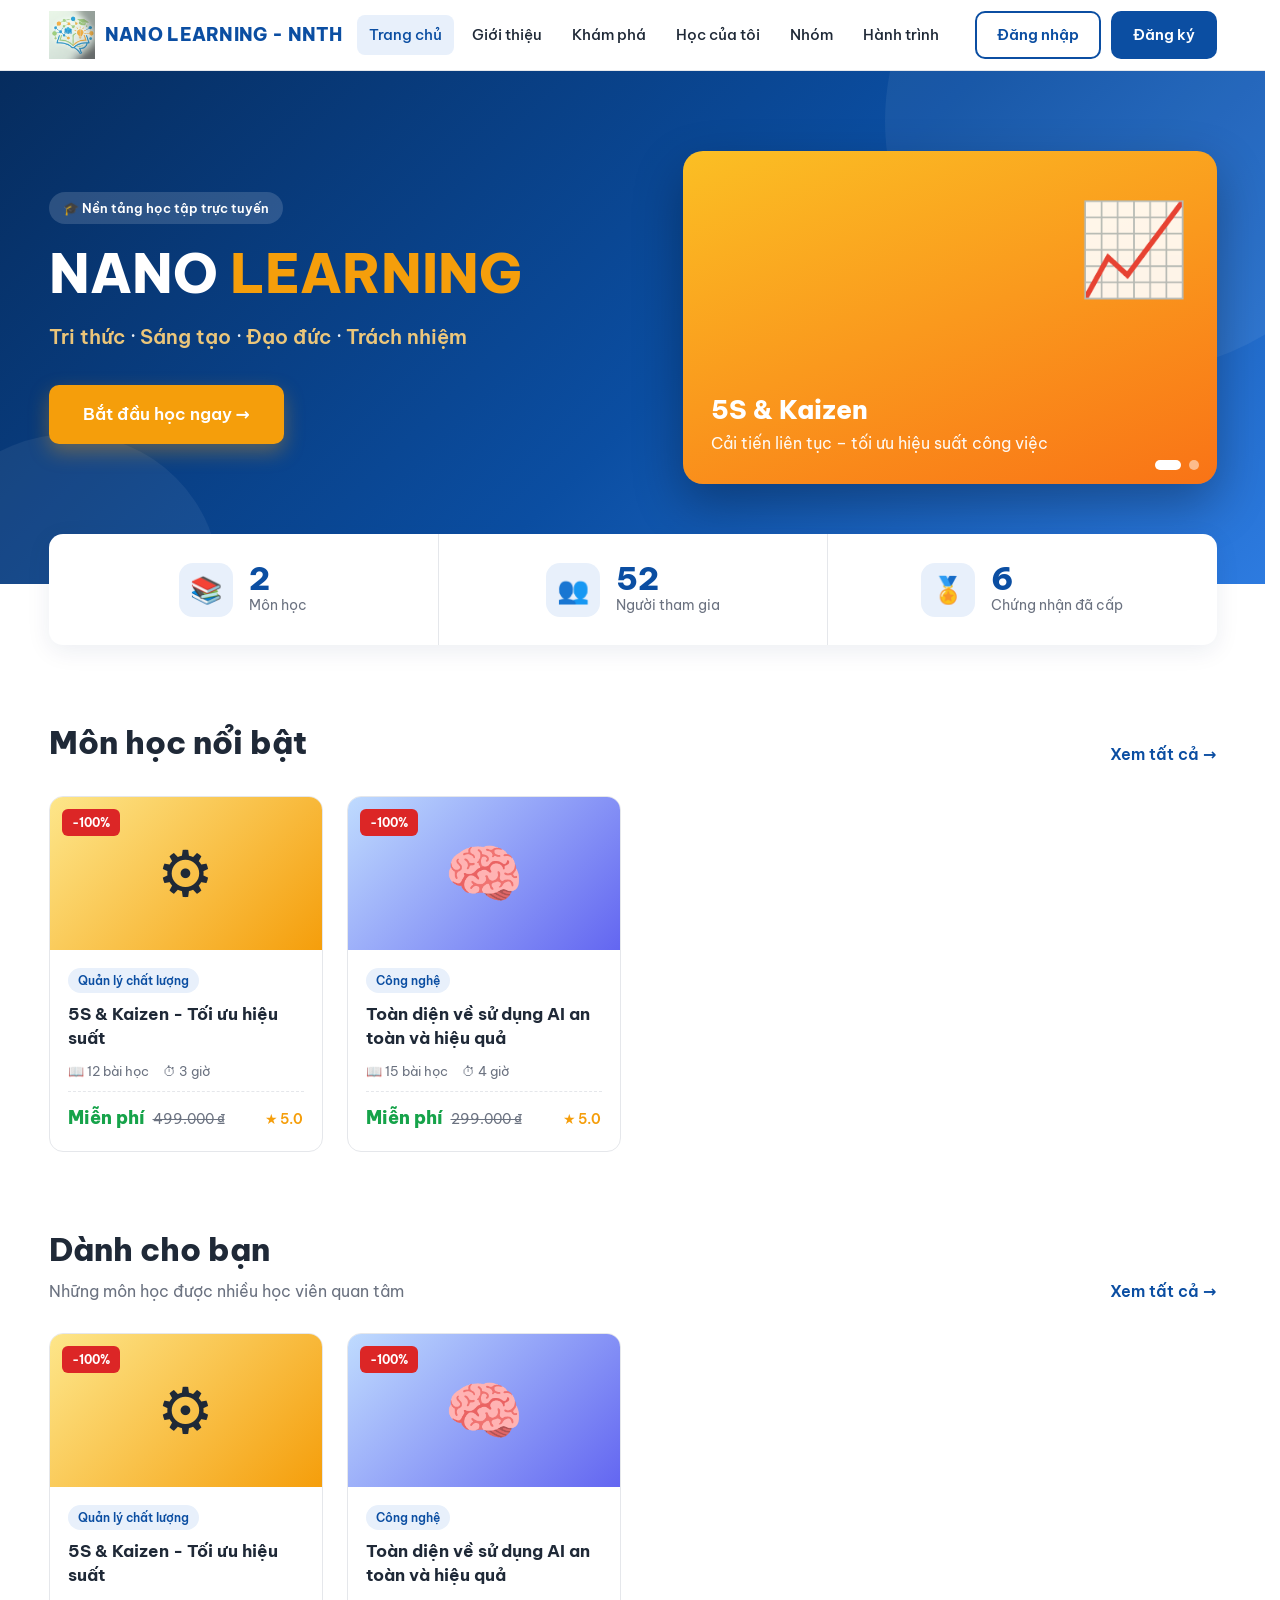
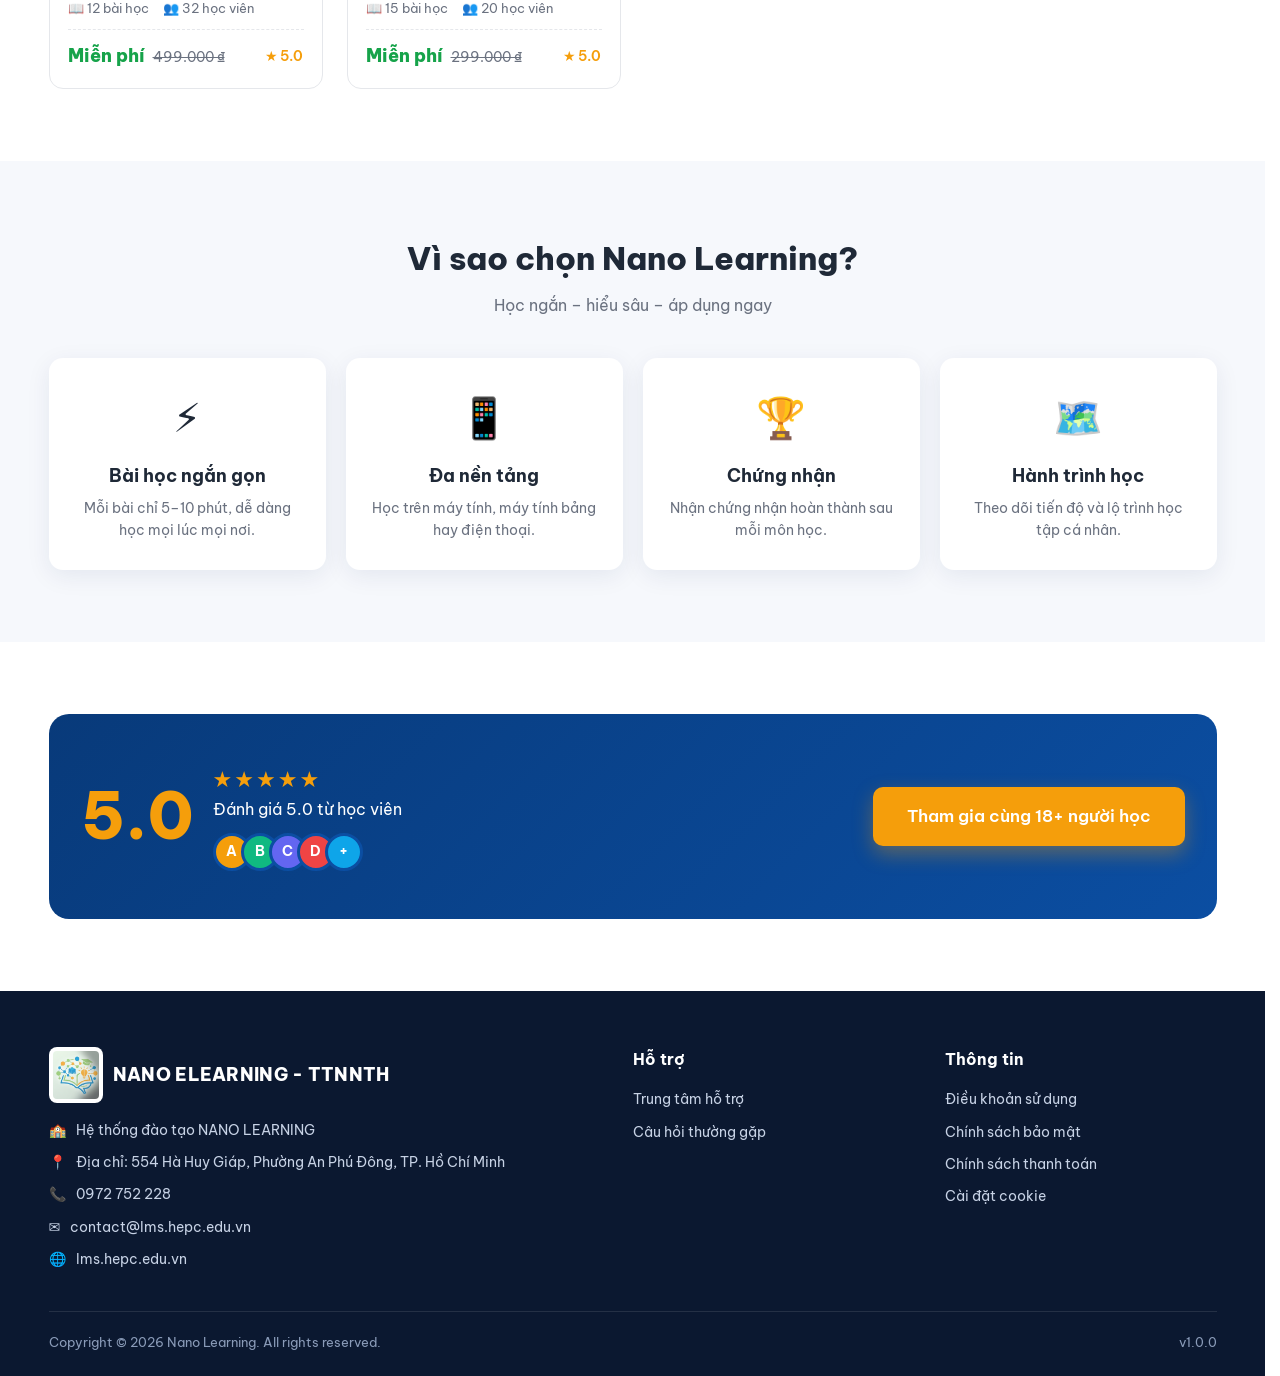
<file: index.html>
<!DOCTYPE html>
<html lang="vi">
<head>
  <meta charset="UTF-8" />
  <meta name="viewport" content="width=device-width, initial-scale=1.0" />
  <title>Nano Learning – Học tập trực tuyến</title>
  <meta name="description" content="Nền tảng học tập trực tuyến: Tri thức - Sáng tạo - Đạo đức - Trách nhiệm." />
  <link rel="preconnect" href="https://fonts.googleapis.com" />
  <link rel="preconnect" href="https://fonts.gstatic.com" crossorigin />
  <link href="https://fonts.googleapis.com/css2?family=Be+Vietnam+Pro:wght@400;500;600;700;800&display=swap" rel="stylesheet" />
  <link rel="stylesheet" href="assets/css/style.css" />
</head>
<body>
  <a href="#main" class="skip-link">Bỏ qua tới nội dung chính</a>

  <!-- HEADER -->
  <header class="header" id="header">
    <div class="container header-inner">
      <a href="index.html" class="logo" aria-label="NANO ELEARNING - TTNNTH – Trang chủ">
        <img src="assets/images/logo.png" alt="Logo Nano Learning" class="logo-img"><span class="logo-text">NANO LEARNING - NNTH</span>
      </a>
      <div class="menu">
        <nav class="nav" aria-label="Điều hướng chính">
          <a href="index.html" class="active" aria-current="page">Trang chủ</a>
          <a href="gioi-thieu.html">Giới thiệu</a>
          <a href="index.html#featured">Khám phá</a>
          <a href="index.html#for-you">Học của tôi</a>
          <a href="index.html#features">Nhóm</a>
          <a href="index.html#proof">Hành trình</a>
        </nav>
        <div class="header-actions">
          <a href="#" class="btn btn-outline">Đăng nhập</a>
          <a href="gioi-thieu.html#contact" class="btn btn-primary">Đăng ký</a>
        </div>
      </div>
      <button class="menu-toggle" id="menuToggle" aria-label="Mở menu" aria-expanded="false">☰</button>
    </div>
  </header>

  <main id="main">
    <!-- HERO -->
    <section class="hero">
      <div class="container hero-inner">
        <div>
          <span class="hero-badge">🎓 Nền tảng học tập trực tuyến</span>
          <h1>NANO <span>LEARNING</span></h1>
          <p class="hero-slogan"><b>Tri thức</b> · <b>Sáng tạo</b> · <b>Đạo đức</b> · <b>Trách nhiệm</b></p>
          <a href="#featured" class="btn btn-accent">Bắt đầu học ngay →</a>
        </div>
        <div class="slider" id="slider">
          <div class="slide slide-1 active">
            <span class="slide-icon">📈</span>
            <h3>5S &amp; Kaizen</h3>
            <p>Cải tiến liên tục – tối ưu hiệu suất công việc</p>
          </div>
          <div class="slide slide-2">
            <span class="slide-icon">🤖</span>
            <h3>AI an toàn &amp; hiệu quả</h3>
            <p>Làm chủ công cụ AI trong công việc hằng ngày</p>
          </div>
          <div class="slider-dots">
            <button class="active" aria-label="Banner 1"></button>
            <button aria-label="Banner 2"></button>
          </div>
        </div>
      </div>
    </section>

    <!-- STATS -->
    <section class="stats">
      <div class="container">
        <div class="stats-grid">
          <div class="stat">
            <div class="stat-icon">📚</div>
            <div><div class="stat-num" data-count="2">0</div><div class="stat-label">Môn học</div></div>
          </div>
          <div class="stat">
            <div class="stat-icon">👥</div>
            <div><div class="stat-num" data-count="52">0</div><div class="stat-label">Người tham gia</div></div>
          </div>
          <div class="stat">
            <div class="stat-icon">🏅</div>
            <div><div class="stat-num" data-count="6">0</div><div class="stat-label">Chứng nhận đã cấp</div></div>
          </div>
        </div>
      </div>
    </section>

    <!-- FEATURED COURSES -->
    <section class="block" id="featured">
      <div class="container">
        <div class="section-head reveal">
          <div><h2>Môn học nổi bật</h2></div>
          <a href="#" class="see-all">Xem tất cả →</a>
        </div>
        <div class="course-grid">
          <article class="course-card reveal">
            <div class="course-thumb thumb-a"><span class="discount">-100%</span>⚙️</div>
            <div class="course-body">
              <span class="course-tag">Quản lý chất lượng</span>
              <h3 class="course-title">5S &amp; Kaizen - Tối ưu hiệu suất</h3>
              <div class="course-meta"><span>📖 12 bài học</span><span>⏱ 3 giờ</span></div>
              <div class="course-foot">
                <div><span class="price-free">Miễn phí</span><span class="price-old">499.000 ₫</span></div>
                <span class="rating-sm">★ 5.0</span>
              </div>
            </div>
          </article>
          <article class="course-card reveal">
            <div class="course-thumb thumb-b"><span class="discount">-100%</span>🧠</div>
            <div class="course-body">
              <span class="course-tag">Công nghệ</span>
              <h3 class="course-title">Toàn diện về sử dụng AI an toàn và hiệu quả</h3>
              <div class="course-meta"><span>📖 15 bài học</span><span>⏱ 4 giờ</span></div>
              <div class="course-foot">
                <div><span class="price-free">Miễn phí</span><span class="price-old">299.000 ₫</span></div>
                <span class="rating-sm">★ 5.0</span>
              </div>
            </div>
          </article>
        </div>
      </div>
    </section>

    <!-- FOR YOU -->
    <section class="block" id="for-you">
      <div class="container">
        <div class="section-head reveal">
          <div>
            <h2>Dành cho bạn</h2>
            <p>Những môn học được nhiều học viên quan tâm</p>
          </div>
          <a href="#" class="see-all">Xem tất cả →</a>
        </div>
        <div class="course-grid">
          <article class="course-card reveal">
            <div class="course-thumb thumb-a"><span class="discount">-100%</span>⚙️</div>
            <div class="course-body">
              <span class="course-tag">Quản lý chất lượng</span>
              <h3 class="course-title">5S &amp; Kaizen - Tối ưu hiệu suất</h3>
              <div class="course-meta"><span>📖 12 bài học</span><span>👥 32 học viên</span></div>
              <div class="course-foot">
                <div><span class="price-free">Miễn phí</span><span class="price-old">499.000 ₫</span></div>
                <span class="rating-sm">★ 5.0</span>
              </div>
            </div>
          </article>
          <article class="course-card reveal">
            <div class="course-thumb thumb-b"><span class="discount">-100%</span>🧠</div>
            <div class="course-body">
              <span class="course-tag">Công nghệ</span>
              <h3 class="course-title">Toàn diện về sử dụng AI an toàn và hiệu quả</h3>
              <div class="course-meta"><span>📖 15 bài học</span><span>👥 20 học viên</span></div>
              <div class="course-foot">
                <div><span class="price-free">Miễn phí</span><span class="price-old">299.000 ₫</span></div>
                <span class="rating-sm">★ 5.0</span>
              </div>
            </div>
          </article>
        </div>
      </div>
    </section>

    <!-- FEATURES -->
    <section class="features" id="features">
      <div class="container">
        <h2 class="reveal">Vì sao chọn Nano Learning?</h2>
        <p class="sub reveal">Học ngắn – hiểu sâu – áp dụng ngay</p>
        <div class="feature-grid">
          <div class="feature reveal"><div class="feature-icon">⚡</div><h3>Bài học ngắn gọn</h3><p>Mỗi bài chỉ 5–10 phút, dễ dàng học mọi lúc mọi nơi.</p></div>
          <div class="feature reveal"><div class="feature-icon">📱</div><h3>Đa nền tảng</h3><p>Học trên máy tính, máy tính bảng hay điện thoại.</p></div>
          <div class="feature reveal"><div class="feature-icon">🏆</div><h3>Chứng nhận</h3><p>Nhận chứng nhận hoàn thành sau mỗi môn học.</p></div>
          <div class="feature reveal"><div class="feature-icon">🗺️</div><h3>Hành trình học</h3><p>Theo dõi tiến độ và lộ trình học tập cá nhân.</p></div>
        </div>
      </div>
    </section>

    <!-- SOCIAL PROOF -->
    <section class="proof" id="proof">
      <div class="container">
        <div class="proof-box reveal">
          <div class="proof-rating">
            <div class="proof-score">5.0</div>
            <div>
              <div class="stars">★★★★★</div>
              <div>Đánh giá 5.0 từ học viên</div>
              <div class="avatars">
                <span style="background:#f59e0b">A</span>
                <span style="background:#10b981">B</span>
                <span style="background:#6366f1">C</span>
                <span style="background:#ef4444">D</span>
                <span style="background:#0ea5e9">+</span>
              </div>
            </div>
          </div>
          <a href="#featured" class="btn btn-accent">Tham gia cùng 18+ người học</a>
        </div>
      </div>
    </section>
  </main>

  <!-- FOOTER -->
  <footer class="footer">
    <div class="container">
      <div class="footer-grid">
        <div>
          <div class="logo"><img src="assets/images/logo.png" alt="Logo Nano Learning" class="logo-img"><span class="logo-text">NANO ELEARNING - TTNNTH</span></div>
          <ul>
            <li>🏫 <span>Hệ thống đào tạo NANO LEARNING</span></li>
            <li>📍 <span>Địa chỉ: 554 Hà Huy Giáp, Phường An Phú Đông, TP. Hồ Chí Minh</span></li>
            <li>📞 <a href="tel:0972752228">0972 752 228</a></li>
            <li>✉️ <a href="mailto:contact@lms.hepc.edu.vn">contact@lms.hepc.edu.vn</a></li>
            <li>🌐 <a href="#">lms.hepc.edu.vn</a></li>
          </ul>
        </div>
        <div>
          <h4>Hỗ trợ</h4>
          <ul>
            <li><a href="#">Trung tâm hỗ trợ</a></li>
            <li><a href="#">Câu hỏi thường gặp</a></li>
          </ul>
        </div>
        <div>
          <h4>Thông tin</h4>
          <ul>
            <li><a href="#">Điều khoản sử dụng</a></li>
            <li><a href="#">Chính sách bảo mật</a></li>
            <li><a href="#">Chính sách thanh toán</a></li>
            <li><a href="#">Cài đặt cookie</a></li>
          </ul>
        </div>
      </div>
      <div class="footer-bottom">
        <span>Copyright © <span id="year">2026</span> Nano Learning. All rights reserved.</span>
        <span>v1.0.0</span>
      </div>
    </div>
  </footer>

  <script src="assets/js/main.js" defer></script>
</body>
</html>
</file>
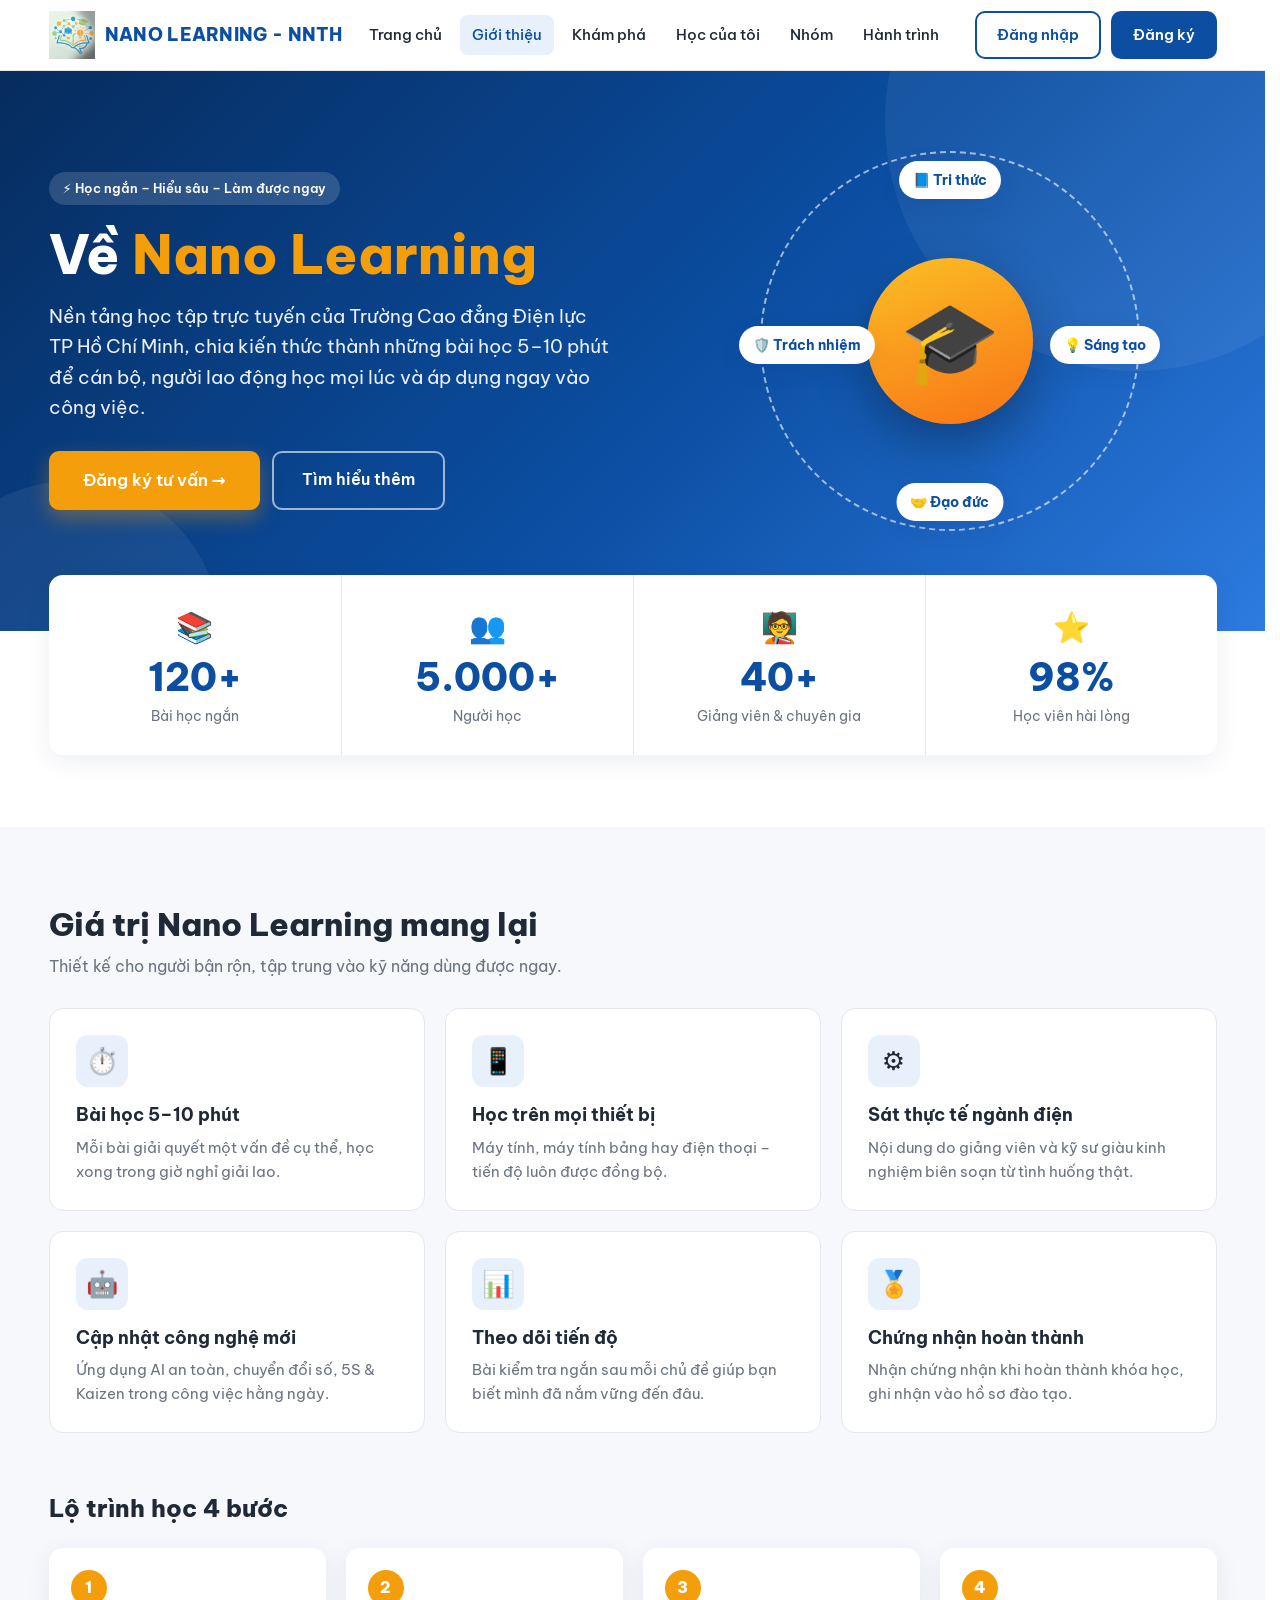
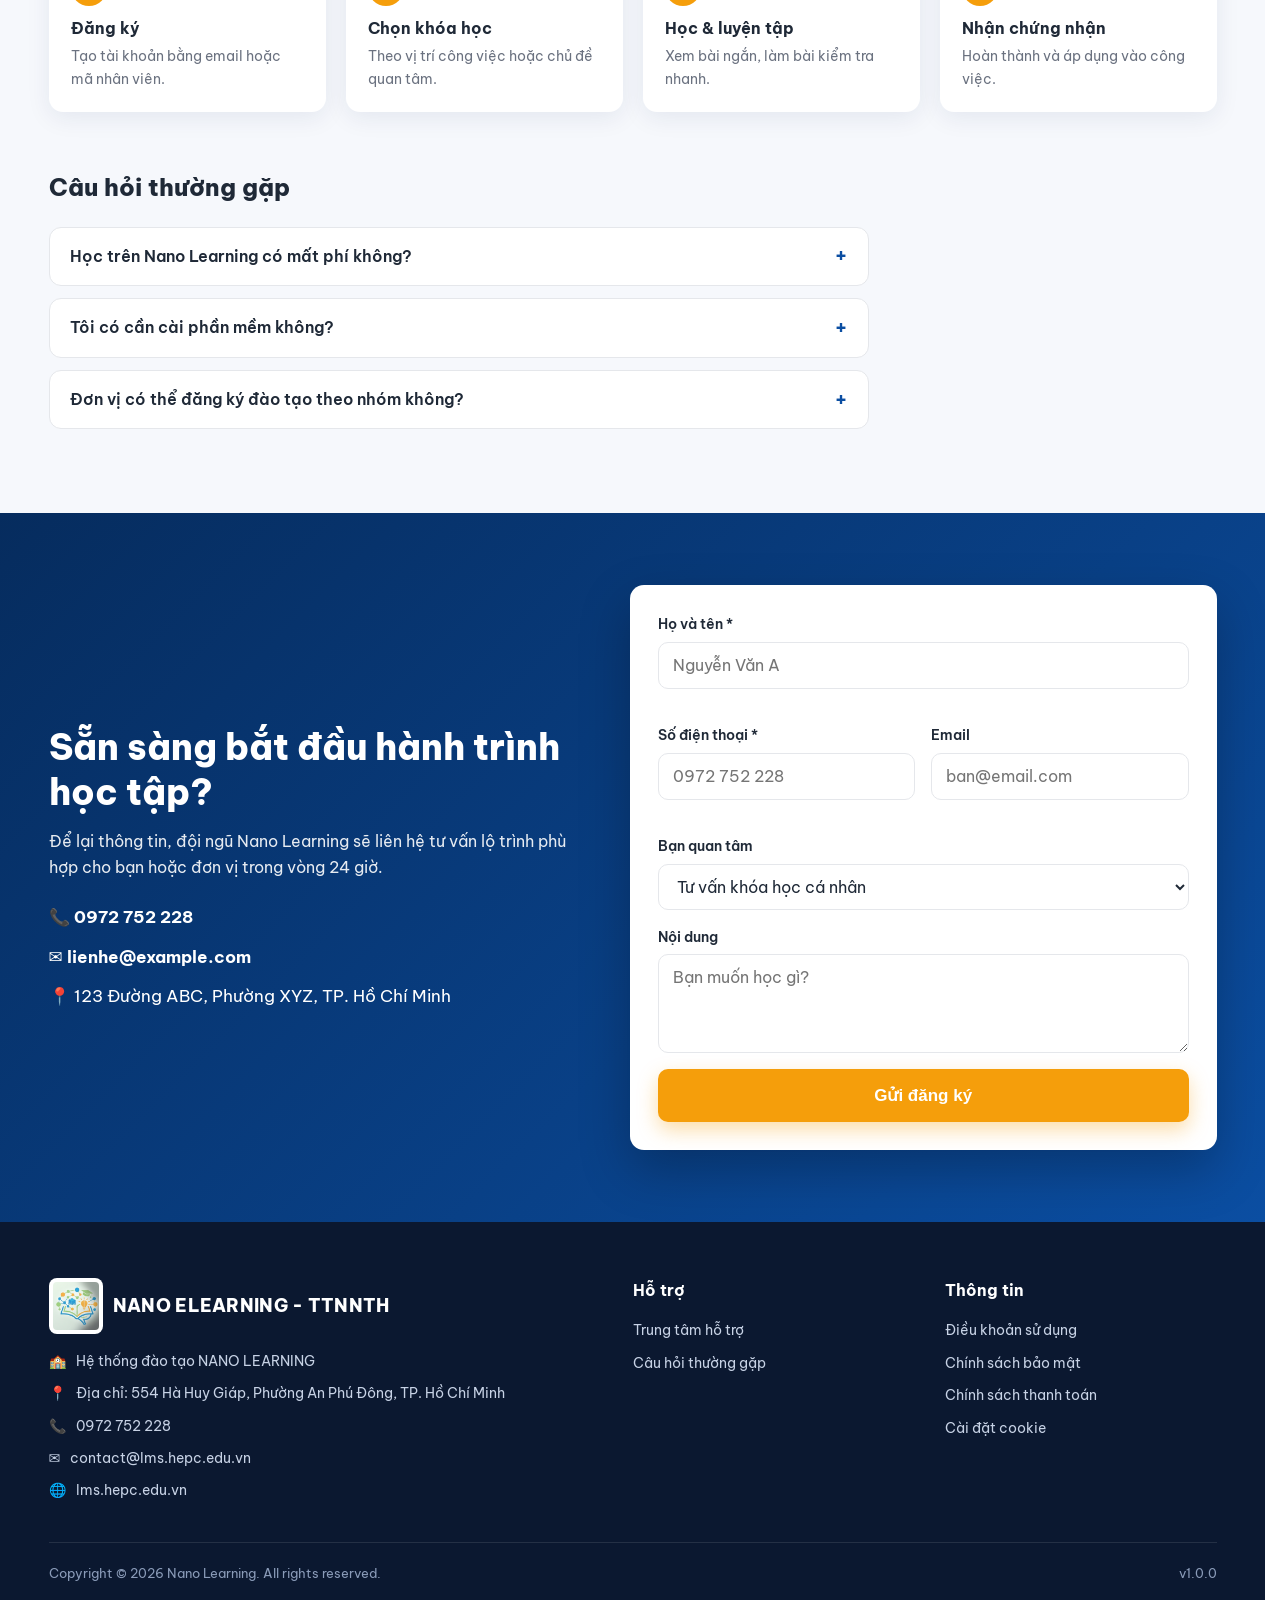
<file: gioi-thieu.html>
<!DOCTYPE html>
<html lang="vi">
<head>
  <meta charset="UTF-8" />
  <meta name="viewport" content="width=device-width, initial-scale=1.0" />
  <title>Giới thiệu – Nano Learning</title>
  <meta name="description" content="Nano Learning – nền tảng học tập trực tuyến của Trường Cao đẳng Điện lực TP Hồ Chí Minh: học ngắn, học mọi lúc, áp dụng ngay vào công việc." />
  <link rel="preconnect" href="https://fonts.googleapis.com" />
  <link rel="preconnect" href="https://fonts.gstatic.com" crossorigin />
  <link href="https://fonts.googleapis.com/css2?family=Be+Vietnam+Pro:wght@400;500;600;700;800&display=swap" rel="stylesheet" />
  <link rel="stylesheet" href="assets/css/style.css" />
  <link rel="stylesheet" href="assets/css/pages/gioi-thieu.css" />
</head>
<body>
  <a href="#main" class="skip-link">Bỏ qua tới nội dung chính</a>

  <!-- HEADER -->
  <header class="header" id="header">
    <div class="container header-inner">
      <a href="index.html" class="logo" aria-label="NANO ELEARNING - TTNNTH – Trang chủ">
        <img src="assets/images/logo.png" alt="Logo Nano Learning" class="logo-img"><span class="logo-text">NANO LEARNING - NNTH</span>
      </a>
      <div class="menu">
        <nav class="nav" aria-label="Điều hướng chính">
          <a href="index.html">Trang chủ</a>
          <a href="gioi-thieu.html" class="active" aria-current="page">Giới thiệu</a>
          <a href="index.html#featured">Khám phá</a>
          <a href="index.html#for-you">Học của tôi</a>
          <a href="index.html#features">Nhóm</a>
          <a href="index.html#proof">Hành trình</a>
        </nav>
        <div class="header-actions">
          <a href="#" class="btn btn-outline">Đăng nhập</a>
          <a href="gioi-thieu.html#contact" class="btn btn-primary">Đăng ký</a>
        </div>
      </div>
      <button class="menu-toggle" id="menuToggle" aria-label="Mở menu" aria-expanded="false">☰</button>
    </div>
  </header>

  <main id="main">
    <!-- 1. BANNER GIỚI THIỆU -->
    <section class="hero pg-hero" id="hero">
      <div class="container hero-inner">
        <div>
          <span class="hero-badge">⚡ Học ngắn – Hiểu sâu – Làm được ngay</span>
          <h1>Về <span>Nano Learning</span></h1>
          <p class="pg-hero-text">
            Nền tảng học tập trực tuyến của Trường Cao đẳng Điện lực TP Hồ Chí Minh, chia kiến thức thành những bài học
            5–10 phút để cán bộ, người lao động học mọi lúc và áp dụng ngay vào công việc.
          </p>
          <div class="pg-hero-actions">
            <a href="#contact" class="btn btn-accent">Đăng ký tư vấn →</a>
            <a href="#highlights" class="btn pg-btn-light">Tìm hiểu thêm</a>
          </div>
        </div>
        <div class="pg-hero-visual" aria-hidden="true">
          <div class="pg-orbit">
            <span class="pg-orbit-center">🎓</span>
            <span class="pg-chip pg-chip-1">📘 Tri thức</span>
            <span class="pg-chip pg-chip-2">💡 Sáng tạo</span>
            <span class="pg-chip pg-chip-3">🤝 Đạo đức</span>
            <span class="pg-chip pg-chip-4">🛡️ Trách nhiệm</span>
          </div>
        </div>
      </div>
    </section>

    <!-- 2. THÔNG TIN NỔI BẬT -->
    <section class="pg-section pg-highlights" id="highlights">
      <div class="container">
        <div class="section-head">
          <div>
            <h2>Những con số nổi bật</h2>
            <p>Kết quả mà Nano Learning cùng người học xây dựng.</p>
          </div>
        </div>
        <div class="pg-stat-grid">
          <div class="pg-stat reveal">
            <span class="pg-stat-icon">📚</span>
            <strong><span data-count="120">0</span>+</strong>
            <span>Bài học ngắn</span>
          </div>
          <div class="pg-stat reveal">
            <span class="pg-stat-icon">👥</span>
            <strong><span data-count="5000">0</span>+</strong>
            <span>Người học</span>
          </div>
          <div class="pg-stat reveal">
            <span class="pg-stat-icon">🧑‍🏫</span>
            <strong><span data-count="40">0</span>+</strong>
            <span>Giảng viên &amp; chuyên gia</span>
          </div>
          <div class="pg-stat reveal">
            <span class="pg-stat-icon">⭐</span>
            <strong><span data-count="98">0</span>%</strong>
            <span>Học viên hài lòng</span>
          </div>
        </div>
      </div>
    </section>

    <!-- 3. TIỆN ÍCH / GIÁ TRỊ -->
    <section class="pg-section pg-benefits" id="benefits">
      <div class="container">
        <div class="section-head">
          <div>
            <h2>Giá trị Nano Learning mang lại</h2>
            <p>Thiết kế cho người bận rộn, tập trung vào kỹ năng dùng được ngay.</p>
          </div>
        </div>
        <div class="pg-card-grid">
          <article class="pg-card reveal">
            <span class="pg-card-icon">⏱️</span>
            <h3>Bài học 5–10 phút</h3>
            <p>Mỗi bài giải quyết một vấn đề cụ thể, học xong trong giờ nghỉ giải lao.</p>
          </article>
          <article class="pg-card reveal">
            <span class="pg-card-icon">📱</span>
            <h3>Học trên mọi thiết bị</h3>
            <p>Máy tính, máy tính bảng hay điện thoại – tiến độ luôn được đồng bộ.</p>
          </article>
          <article class="pg-card reveal">
            <span class="pg-card-icon">⚙️</span>
            <h3>Sát thực tế ngành điện</h3>
            <p>Nội dung do giảng viên và kỹ sư giàu kinh nghiệm biên soạn từ tình huống thật.</p>
          </article>
          <article class="pg-card reveal">
            <span class="pg-card-icon">🤖</span>
            <h3>Cập nhật công nghệ mới</h3>
            <p>Ứng dụng AI an toàn, chuyển đổi số, 5S &amp; Kaizen trong công việc hằng ngày.</p>
          </article>
          <article class="pg-card reveal">
            <span class="pg-card-icon">📊</span>
            <h3>Theo dõi tiến độ</h3>
            <p>Bài kiểm tra ngắn sau mỗi chủ đề giúp bạn biết mình đã nắm vững đến đâu.</p>
          </article>
          <article class="pg-card reveal">
            <span class="pg-card-icon">🏅</span>
            <h3>Chứng nhận hoàn thành</h3>
            <p>Nhận chứng nhận khi hoàn thành khóa học, ghi nhận vào hồ sơ đào tạo.</p>
          </article>
        </div>

        <!-- Lộ trình -->
        <div class="pg-steps reveal">
          <h3 class="pg-sub-title">Lộ trình học 4 bước</h3>
          <ol class="pg-step-list">
            <li><span>1</span><b>Đăng ký</b><p>Tạo tài khoản bằng email hoặc mã nhân viên.</p></li>
            <li><span>2</span><b>Chọn khóa học</b><p>Theo vị trí công việc hoặc chủ đề quan tâm.</p></li>
            <li><span>3</span><b>Học &amp; luyện tập</b><p>Xem bài ngắn, làm bài kiểm tra nhanh.</p></li>
            <li><span>4</span><b>Nhận chứng nhận</b><p>Hoàn thành và áp dụng vào công việc.</p></li>
          </ol>
        </div>

        <!-- FAQ -->
        <div class="pg-faq reveal">
          <h3 class="pg-sub-title">Câu hỏi thường gặp</h3>
          <div class="pg-faq-item">
            <button class="pg-faq-q" aria-expanded="false" aria-controls="faq-1" id="faq-btn-1">Học trên Nano Learning có mất phí không?</button>
            <div class="pg-faq-a" id="faq-1" role="region" aria-labelledby="faq-btn-1" hidden>
              <p>Nhiều khóa học được miễn phí cho cán bộ, người lao động trong ngành. Một số khóa chuyên sâu có học phí ưu đãi – liên hệ để được tư vấn.</p>
            </div>
          </div>
          <div class="pg-faq-item">
            <button class="pg-faq-q" aria-expanded="false" aria-controls="faq-2" id="faq-btn-2">Tôi có cần cài phần mềm không?</button>
            <div class="pg-faq-a" id="faq-2" role="region" aria-labelledby="faq-btn-2" hidden>
              <p>Không. Bạn chỉ cần trình duyệt web và kết nối Internet trên máy tính hoặc điện thoại.</p>
            </div>
          </div>
          <div class="pg-faq-item">
            <button class="pg-faq-q" aria-expanded="false" aria-controls="faq-3" id="faq-btn-3">Đơn vị có thể đăng ký đào tạo theo nhóm không?</button>
            <div class="pg-faq-a" id="faq-3" role="region" aria-labelledby="faq-btn-3" hidden>
              <p>Có. Nano Learning hỗ trợ tạo lớp riêng, theo dõi tiến độ và báo cáo kết quả cho từng đơn vị.</p>
            </div>
          </div>
        </div>
      </div>
    </section>

    <!-- 4. KÊU GỌI HÀNH ĐỘNG / LIÊN HỆ -->
    <section class="pg-section pg-contact" id="contact">
      <div class="container pg-contact-inner">
        <div class="pg-contact-info reveal">
          <h2>Sẵn sàng bắt đầu hành trình học tập?</h2>
          <p>Để lại thông tin, đội ngũ Nano Learning sẽ liên hệ tư vấn lộ trình phù hợp cho bạn hoặc đơn vị trong vòng 24 giờ.</p>
          <ul class="pg-contact-list">
            <li>📞 <a href="tel:0972752228">0972 752 228</a></li>
            <li>✉️ <a href="mailto:lienhe@example.com">lienhe@example.com</a></li>
            <li>📍 <span>123 Đường ABC, Phường XYZ, TP. Hồ Chí Minh</span></li>
          </ul>
        </div>

        <form class="pg-form reveal" id="contactForm" novalidate>
          <div class="pg-field">
            <label for="fullname">Họ và tên *</label>
            <input type="text" id="fullname" name="fullname" autocomplete="name" placeholder="Nguyễn Văn A" aria-describedby="fullname-error" required>
            <small class="pg-error" id="fullname-error"></small>
          </div>
          <div class="pg-field-row">
            <div class="pg-field">
              <label for="phone">Số điện thoại *</label>
              <input type="tel" id="phone" name="phone" autocomplete="tel" placeholder="0972 752 228" aria-describedby="phone-error" required>
              <small class="pg-error" id="phone-error"></small>
            </div>
            <div class="pg-field">
              <label for="email">Email</label>
              <input type="email" id="email" name="email" autocomplete="email" placeholder="ban@email.com" aria-describedby="email-error">
              <small class="pg-error" id="email-error"></small>
            </div>
          </div>
          <div class="pg-field">
            <label for="topic">Bạn quan tâm</label>
            <select id="topic" name="topic">
              <option>Tư vấn khóa học cá nhân</option>
              <option>Đào tạo theo nhóm / đơn vị</option>
              <option>Hợp tác giảng dạy</option>
              <option>Khác</option>
            </select>
          </div>
          <div class="pg-field">
            <label for="message">Nội dung</label>
            <textarea id="message" name="message" rows="3" placeholder="Bạn muốn học gì?"></textarea>
          </div>
          <button type="submit" class="btn btn-accent pg-submit">Gửi đăng ký</button>
          <p class="pg-form-success" id="formSuccess" role="status" hidden>✅ Cảm ơn bạn! Chúng tôi sẽ liên hệ trong thời gian sớm nhất.</p>
        </form>
      </div>
    </section>
  </main>

  <!-- FOOTER -->
  <footer class="footer">
    <div class="container">
      <div class="footer-grid">
        <div>
          <div class="logo"><img src="assets/images/logo.png" alt="Logo Nano Learning" class="logo-img"><span class="logo-text">NANO ELEARNING - TTNNTH</span></div>
          <ul>
            <li>🏫 <span>Hệ thống đào tạo NANO LEARNING</span></li>
            <li>📍 <span>Địa chỉ: 554 Hà Huy Giáp, Phường An Phú Đông, TP. Hồ Chí Minh</span></li>
            <li>📞 <a href="tel:0972752228">0972 752 228</a></li>
            <li>✉️ <a href="mailto:contact@lms.hepc.edu.vn">contact@lms.hepc.edu.vn</a></li>
            <li>🌐 <a href="#">lms.hepc.edu.vn</a></li>
          </ul>
        </div>
        <div>
          <h4>Hỗ trợ</h4>
          <ul>
            <li><a href="#">Trung tâm hỗ trợ</a></li>
            <li><a href="#">Câu hỏi thường gặp</a></li>
          </ul>
        </div>
        <div>
          <h4>Thông tin</h4>
          <ul>
            <li><a href="#">Điều khoản sử dụng</a></li>
            <li><a href="#">Chính sách bảo mật</a></li>
            <li><a href="#">Chính sách thanh toán</a></li>
            <li><a href="#">Cài đặt cookie</a></li>
          </ul>
        </div>
      </div>
      <div class="footer-bottom">
        <span>Copyright © <span id="year">2026</span> Nano Learning. All rights reserved.</span>
        <span>v1.0.0</span>
      </div>
    </div>
  </footer>

  <button class="pg-to-top" id="toTop" aria-label="Lên đầu trang">↑</button>

  <script src="assets/js/pages/gioi-thieu.js" defer></script>
</body>
</html>
</file>
<file: assets/css/style.css>
:root {
  --primary: #0b4ea2;
  --primary-dark: #083a7a;
  --primary-light: #e8f0fb;
  --accent: #f59e0b;
  --accent-dark: #d97706;
  --text: #1f2937;
  --muted: #6b7280;
  --border: #e5e7eb;
  --bg: #ffffff;
  --bg-soft: #f6f8fc;
  --success: #16a34a;
  --danger: #dc2626;
  --radius: 14px;
  --shadow: 0 6px 24px rgba(15, 40, 90, 0.08);
  --shadow-hover: 0 14px 36px rgba(15, 40, 90, 0.16);
}
* { box-sizing: border-box; margin: 0; padding: 0; }
/* scrollbar-gutter: giữ chỗ thanh cuộn để bề rộng trang không đổi khi chuyển trang;
   scroll-padding-top: link #anchor không bị header sticky che */
html { scroll-behavior: smooth; scrollbar-gutter: stable; scroll-padding-top: 80px; }
body {
  font-family: "Be Vietnam Pro", system-ui, -apple-system, sans-serif;
  color: var(--text);
  background: var(--bg);
  line-height: 1.6;
}
a { color: inherit; text-decoration: none; }
img { max-width: 100%; display: block; }
.container { width: 100%; max-width: 1200px; margin: 0 auto; padding: 0 16px; }

/* Skip link */
.skip-link {
  position: absolute; left: -9999px; top: 8px;
  background: var(--primary); color: #fff; padding: 8px 14px; border-radius: 8px; z-index: 1000;
}
.skip-link:focus { left: 8px; }

/* Buttons */
.btn {
  display: inline-flex; align-items: center; justify-content: center; gap: 8px;
  padding: 10px 20px; border-radius: 10px; font-weight: 600; font-size: 15px;
  border: 2px solid transparent; cursor: pointer; transition: all .2s ease; white-space: nowrap;
}
.btn-primary { background: var(--primary); color: #fff; }
.btn-primary:hover { background: var(--primary-dark); }
.btn-outline { border-color: var(--primary); color: var(--primary); background: transparent; }
.btn-outline:hover { background: var(--primary-light); }
.btn-accent { background: var(--accent); color: #fff; padding: 14px 32px; font-size: 17px; box-shadow: 0 8px 20px rgba(245,158,11,.35); }
.btn-accent:hover { background: var(--accent-dark); transform: translateY(-2px); }

/* Header */
.header {
  position: sticky; top: 0; z-index: 100;
  background: rgba(255,255,255,.95); backdrop-filter: blur(8px);
  border-bottom: 1px solid var(--border);
}
.header-inner { display: flex; align-items: center; justify-content: space-between; height: 70px; gap: 24px; }
.logo { display: flex; align-items: center; gap: 10px; font-weight: 800; font-size: 20px; color: var(--primary); }
.logo-mark {
  width: 40px; height: 40px; border-radius: 10px;
  background: linear-gradient(135deg, var(--primary), #2d7be0);
  display: grid; place-items: center; color: #fff; font-size: 18px;
}
.logo-img { height: 48px; width: auto; flex-shrink: 0; display: block; }
.logo-text { font-size: clamp(14px, 1.6vw, 18px); font-weight: 800; letter-spacing: .3px; white-space: nowrap; line-height: 1.2; }
.footer .logo-img { height: 56px; background: #fff; padding: 4px; border-radius: 8px; }
@media (max-width: 600px) { .header .logo-img { height: 36px; } .logo { gap: 8px; } }
@media (max-width: 380px) { .logo-text { font-size: 13px; } }
.logo small { display: block; font-size: 11px; font-weight: 500; color: var(--muted); letter-spacing: .5px; }
.menu { display: flex; align-items: center; gap: 24px; }
.nav { display: flex; align-items: center; gap: 6px; }
.nav a {
  padding: 8px 12px; border-radius: 8px; font-size: 15px; font-weight: 500; white-space: nowrap;
  color: var(--text); transition: background-color .2s, color .2s;
}
.nav a:hover, .nav a.active { color: var(--primary); background: var(--primary-light); }
.header-actions { display: flex; gap: 10px; }
.menu-toggle {
  display: none; background: none; border: 0; font-size: 26px; cursor: pointer; color: var(--text);
}

/* Hero */
.hero {
  position: relative; overflow: hidden;
  background: linear-gradient(135deg, #062c5e 0%, var(--primary) 55%, #2d7be0 100%);
  color: #fff; padding: 80px 0 100px;
}
.hero::before, .hero::after {
  content: ""; position: absolute; border-radius: 50%; background: rgba(255,255,255,.06);
}
.hero::before { width: 500px; height: 500px; top: -200px; right: -120px; }
.hero::after { width: 300px; height: 300px; bottom: -150px; left: -80px; }
.hero-inner { position: relative; z-index: 1; display: grid; grid-template-columns: 1.1fr 1fr; gap: 48px; align-items: center; }
.hero-badge {
  display: inline-block; padding: 6px 14px; border-radius: 999px;
  background: rgba(255,255,255,.15); font-size: 13px; font-weight: 600; margin-bottom: 18px;
}
.hero h1 { font-size: clamp(32px, 5vw, 54px); font-weight: 800; line-height: 1.15; margin-bottom: 16px; }
.hero h1 span { color: var(--accent); }
.hero-slogan { font-size: clamp(16px, 2vw, 20px); opacity: .92; margin-bottom: 32px; }
.hero-slogan b { color: #ffd27a; font-weight: 600; }

/* Banner slider */
.slider { position: relative; border-radius: 20px; overflow: hidden; box-shadow: 0 20px 50px rgba(0,0,0,.3); aspect-ratio: 16/10; }
.slide {
  position: absolute; inset: 0; opacity: 0; transition: opacity .8s ease;
  display: flex; flex-direction: column; justify-content: flex-end; padding: 28px;
}
.slide.active { opacity: 1; }
.slide-1 { background: linear-gradient(160deg, #fbbf24 0%, #f97316 100%); }
.slide-2 { background: linear-gradient(160deg, #34d399 0%, #0ea5e9 100%); }
.slide-icon { position: absolute; top: 24px; right: 28px; font-size: 90px; opacity: .9; }
.slide h3 { font-size: 26px; font-weight: 800; }
.slide p { opacity: .95; }
.slider-dots { position: absolute; bottom: 14px; right: 18px; display: flex; gap: 8px; z-index: 2; }
.slider-dots button {
  width: 10px; height: 10px; border-radius: 50%; border: 0; background: rgba(255,255,255,.5); cursor: pointer; transition: .3s;
}
.slider-dots button.active { background: #fff; width: 26px; border-radius: 6px; }

/* Stats */
.stats { margin-top: -50px; position: relative; z-index: 2; }
.stats-grid {
  display: grid; grid-template-columns: repeat(3, 1fr);
  background: #fff; border-radius: var(--radius); box-shadow: var(--shadow); overflow: hidden;
}
.stat { padding: 28px 20px; text-align: center; display: flex; align-items: center; justify-content: center; gap: 16px; }
.stat + .stat { border-left: 1px solid var(--border); }
.stat-icon {
  width: 54px; height: 54px; border-radius: 14px; display: grid; place-items: center; font-size: 26px;
  background: var(--primary-light);
}
.stat-num { font-size: 32px; font-weight: 800; color: var(--primary); line-height: 1; text-align: left; }
.stat-label { color: var(--muted); font-size: 14px; text-align: left; }

/* Sections */
section.block { padding: 72px 0 0; }
.section-head { display: flex; justify-content: space-between; align-items: flex-end; gap: 16px; margin-bottom: 28px; }
.section-head h2 { font-size: clamp(24px, 3vw, 32px); font-weight: 800; }
.section-head p { color: var(--muted); margin-top: 4px; }
.see-all { color: var(--primary); font-weight: 600; white-space: nowrap; }
.see-all:hover { text-decoration: underline; }

/* Course cards */
.course-grid { display: grid; grid-template-columns: repeat(auto-fill, minmax(270px, 1fr)); gap: 24px; }
.course-card {
  background: #fff; border: 1px solid var(--border); border-radius: var(--radius); overflow: hidden;
  transition: transform .25s ease, box-shadow .25s ease; display: flex; flex-direction: column;
}
.course-card:hover { transform: translateY(-6px); box-shadow: var(--shadow-hover); }
.course-thumb { position: relative; aspect-ratio: 16/9; display: grid; place-items: center; font-size: 64px; }
.thumb-a { background: linear-gradient(135deg, #fde68a, #f59e0b); }
.thumb-b { background: linear-gradient(135deg, #bfdbfe, #6366f1); }
.thumb-c { background: linear-gradient(135deg, #bbf7d0, #10b981); }
.thumb-d { background: linear-gradient(135deg, #fecaca, #ef4444); }
.discount {
  position: absolute; top: 12px; left: 12px; background: var(--danger); color: #fff;
  font-size: 12px; font-weight: 700; padding: 4px 10px; border-radius: 6px;
}
.course-body { padding: 18px; display: flex; flex-direction: column; gap: 10px; flex: 1; }
.course-tag { font-size: 12px; font-weight: 600; color: var(--primary); background: var(--primary-light); padding: 3px 10px; border-radius: 999px; align-self: flex-start; }
.course-title { font-size: 17px; font-weight: 700; line-height: 1.4; }
.course-meta { display: flex; gap: 14px; color: var(--muted); font-size: 13px; }
.course-foot { margin-top: auto; padding-top: 12px; border-top: 1px dashed var(--border); display: flex; align-items: center; justify-content: space-between; }
.price-free { color: var(--success); font-weight: 800; font-size: 18px; }
.price-old { color: var(--muted); text-decoration: line-through; font-size: 14px; margin-left: 8px; }
.rating-sm { color: var(--accent); font-size: 14px; font-weight: 600; }

/* Features */
.features { background: var(--bg-soft); padding: 72px 0; margin-top: 72px; }
.features h2 { text-align: center; font-size: clamp(24px, 3vw, 32px); font-weight: 800; margin-bottom: 8px; }
.features .sub { text-align: center; color: var(--muted); margin-bottom: 40px; }
.feature-grid { display: grid; grid-template-columns: repeat(4, 1fr); gap: 20px; }
.feature { background: #fff; border-radius: var(--radius); padding: 28px 22px; text-align: center; box-shadow: var(--shadow); }
.feature-icon { font-size: 40px; margin-bottom: 12px; }
.feature h3 { font-size: 18px; margin-bottom: 6px; }
.feature p { color: var(--muted); font-size: 14px; }

/* Social proof */
.proof { padding: 72px 0; }
.proof-box {
  background: linear-gradient(135deg, var(--primary-dark), var(--primary));
  color: #fff; border-radius: 20px; padding: 48px 32px;
  display: grid; grid-template-columns: 1fr auto; gap: 32px; align-items: center;
}
.proof-rating { display: flex; align-items: center; gap: 20px; }
.proof-score { font-size: 64px; font-weight: 800; line-height: 1; color: var(--accent); }
.stars { color: var(--accent); font-size: 22px; letter-spacing: 2px; }
.avatars { display: flex; margin-top: 10px; }
.avatars span {
  width: 38px; height: 38px; border-radius: 50%; border: 3px solid var(--primary);
  display: grid; place-items: center; font-weight: 700; font-size: 14px; margin-left: -10px; color: #fff;
}
.avatars span:first-child { margin-left: 0; }

/* Footer */
.footer { background: #0b1830; color: #c7d2e5; padding: 56px 0 24px; }
.footer-grid { display: grid; grid-template-columns: 2fr 1fr 1fr; gap: 40px; }
.footer h4 { color: #fff; font-size: 16px; margin-bottom: 16px; }
.footer .logo { color: #fff; margin-bottom: 16px; }
.footer ul { list-style: none; display: grid; gap: 10px; }
.footer li { display: flex; gap: 10px; font-size: 14px; }
.footer a:hover { color: var(--accent); }
.footer-bottom {
  margin-top: 40px; padding-top: 20px; border-top: 1px solid rgba(255,255,255,.1);
  display: flex; justify-content: space-between; font-size: 13px; color: #8a9bb8; flex-wrap: wrap; gap: 8px;
}

/* Reveal animation */
.reveal { opacity: 0; transform: translateY(24px); transition: all .6s ease; }
.reveal.visible { opacity: 1; transform: none; }

/* Responsive */
@media (max-width: 960px) {
  .hero-inner { grid-template-columns: 1fr; text-align: center; }
  .feature-grid { grid-template-columns: repeat(2, 1fr); }
  .footer-grid { grid-template-columns: 1fr 1fr; }
  .footer-grid > :first-child { grid-column: 1 / -1; }
}
/* Menu đầy đủ (logo + 6 mục + 2 nút) cần ~1170px → dưới 1200px chuyển sang menu ☰ */
@media (max-width: 1200px) {
  .menu-toggle { display: block; }
  .menu { display: none; }
  .header.open .menu {
    display: flex; flex-direction: column; align-items: stretch; gap: 12px;
    position: absolute; top: 70px; left: 0; right: 0; background: #fff;
    padding: 12px 16px 16px; border-bottom: 1px solid var(--border); box-shadow: var(--shadow);
  }
  .header.open .nav { flex-direction: column; align-items: stretch; }
  .header.open .header-actions .btn { flex: 1; }
}
@media (max-width: 640px) {
  .hero { padding: 48px 0 90px; }
  .stats-grid { grid-template-columns: 1fr; }
  .stat + .stat { border-left: 0; border-top: 1px solid var(--border); }
  .stat { justify-content: flex-start; }
  .feature-grid { grid-template-columns: 1fr; }
  .proof-box { grid-template-columns: 1fr; text-align: center; }
  .proof-rating { flex-direction: column; }
  .avatars { justify-content: center; }
  .footer-grid { grid-template-columns: 1fr; }
  .section-head { flex-direction: column; align-items: flex-start; }
}
</file>
<file: assets/css/pages/gioi-thieu.css>
/* Trang Giới thiệu – style riêng (tiền tố pg-) */
:root {
  --pg-hero-deep: #062c5e;
  --pg-white-15: rgba(255, 255, 255, .15);
  --pg-white-60: rgba(255, 255, 255, .6);
}

/* Header khi cuộn */
.header { transition: box-shadow .2s ease; }
.header.scrolled { box-shadow: var(--shadow); }

/* Focus rõ ràng */
.pg-section a:focus-visible,
.pg-section button:focus-visible,
.pg-hero a:focus-visible,
.pg-form :is(input, select, textarea):focus-visible,
.pg-to-top:focus-visible {
  outline: 3px solid var(--accent); outline-offset: 2px;
}

/* ===== 1. Banner ===== */
.pg-hero-text { font-size: clamp(16px, 2vw, 19px); opacity: .92; margin-bottom: 28px; max-width: 560px; }
.pg-hero-actions { display: flex; flex-wrap: wrap; gap: 12px; }
.pg-btn-light { border-color: var(--pg-white-60); color: #fff; padding: 12px 28px; font-size: 16px; }
.pg-btn-light:hover { background: var(--pg-white-15); }

.pg-hero-visual { display: grid; place-items: center; }
.pg-orbit {
  position: relative; width: min(100%, 380px); aspect-ratio: 1;
  border-radius: 50%; border: 2px dashed var(--pg-white-60);
}
.pg-orbit-center {
  position: absolute; inset: 28%; border-radius: 50%;
  display: grid; place-items: center; font-size: clamp(48px, 9vw, 80px);
  background: linear-gradient(160deg, #fbbf24 0%, #f97316 100%);
  box-shadow: 0 20px 50px rgba(0, 0, 0, .3);
  animation: pg-float 4s ease-in-out infinite;
}
.pg-chip {
  position: absolute; padding: 8px 14px; border-radius: 999px; white-space: nowrap;
  background: #fff; color: var(--primary); font-weight: 700; font-size: 14px;
  box-shadow: var(--shadow); animation: pg-float 5s ease-in-out infinite;
}
.pg-chip-1 { top: 2%; left: 50%; translate: -50% 0; }
.pg-chip-2 { top: 46%; right: -6%; animation-delay: -1s; }
.pg-chip-3 { bottom: 2%; left: 50%; translate: -50% 0; animation-delay: -2s; }
.pg-chip-4 { top: 46%; left: -6%; animation-delay: -3s; }
@keyframes pg-float { 50% { transform: translateY(-8px); } }

/* ===== Section chung ===== */
.pg-section { padding: 72px 0; }
.pg-sub-title { font-size: clamp(20px, 2.4vw, 24px); font-weight: 800; margin-bottom: 20px; }

/* ===== 2. Nổi bật ===== */
.pg-highlights { margin-top: -56px; padding-top: 0; position: relative; z-index: 2; }
/* Ẩn tiêu đề khỏi giao diện nhưng vẫn cho trình đọc màn hình */
.pg-highlights .section-head {
  position: absolute; width: 1px; height: 1px; margin: -1px; padding: 0;
  overflow: hidden; clip: rect(0 0 0 0); white-space: nowrap; border: 0;
}
.pg-stat-grid {
  display: grid; grid-template-columns: repeat(4, 1fr);
  background: var(--bg); border-radius: var(--radius); box-shadow: var(--shadow);
}
.pg-stat {
  display: flex; flex-direction: column; align-items: center; text-align: center;
  gap: 4px; padding: 28px 16px;
}
.pg-stat + .pg-stat { border-left: 1px solid var(--border); }
.pg-stat-icon { font-size: 30px; }
.pg-stat strong { font-size: clamp(28px, 3.5vw, 38px); font-weight: 800; color: var(--primary); line-height: 1.2; }
.pg-stat > span:last-child { color: var(--muted); font-size: 14px; }

/* ===== 3. Giá trị ===== */
.pg-benefits { background: var(--bg-soft); }
.pg-card-grid { display: grid; grid-template-columns: repeat(3, 1fr); gap: 20px; }
.pg-card {
  background: var(--bg); border: 1px solid var(--border); border-radius: var(--radius);
  padding: 26px; transition: transform .25s ease, box-shadow .25s ease;
}
.pg-card:hover { transform: translateY(-4px); box-shadow: var(--shadow-hover); }
.pg-card-icon {
  display: grid; place-items: center; width: 52px; height: 52px; border-radius: 12px;
  background: var(--primary-light); font-size: 26px; margin-bottom: 14px;
}
.pg-card h3 { font-size: 18px; margin-bottom: 6px; }
.pg-card p { color: var(--muted); font-size: 15px; }

/* Lộ trình */
.pg-steps { margin-top: 56px; }
.pg-step-list { list-style: none; display: grid; grid-template-columns: repeat(4, 1fr); gap: 20px; counter-reset: none; }
.pg-step-list li {
  position: relative; background: var(--bg); border-radius: var(--radius);
  padding: 22px; box-shadow: var(--shadow);
}
.pg-step-list span {
  display: grid; place-items: center; width: 36px; height: 36px; border-radius: 50%;
  background: var(--accent); color: #fff; font-weight: 800; margin-bottom: 10px;
}
.pg-step-list b { display: block; margin-bottom: 4px; }
.pg-step-list p { color: var(--muted); font-size: 14px; }

/* FAQ */
.pg-faq { margin-top: 56px; max-width: 820px; }
.pg-faq-item { background: var(--bg); border: 1px solid var(--border); border-radius: 12px; margin-bottom: 12px; overflow: hidden; }
.pg-faq-q {
  width: 100%; min-height: 56px; padding: 16px 52px 16px 20px; position: relative;
  background: none; border: 0; text-align: left; font: inherit; font-weight: 600;
  color: var(--text); cursor: pointer;
}
.pg-faq-q::after {
  content: "+"; position: absolute; right: 20px; top: 50%; translate: 0 -50%;
  font-size: 22px; color: var(--primary); transition: transform .25s ease;
}
.pg-faq-q[aria-expanded="true"] { color: var(--primary); }
.pg-faq-q[aria-expanded="true"]::after { transform: rotate(45deg); }
.pg-faq-a { padding: 0 20px 18px; color: var(--muted); }

/* ===== 4. Liên hệ ===== */
.pg-contact { background: linear-gradient(135deg, var(--pg-hero-deep) 0%, var(--primary) 100%); color: #fff; }
.pg-contact-inner { display: grid; grid-template-columns: 1fr 1.1fr; gap: 48px; align-items: center; }
.pg-contact-info h2 { font-size: clamp(26px, 3.4vw, 36px); font-weight: 800; line-height: 1.25; margin-bottom: 14px; }
.pg-contact-info > p { opacity: .9; margin-bottom: 24px; }
.pg-contact-list { list-style: none; display: grid; gap: 12px; font-size: 17px; }
.pg-contact-list a { font-weight: 700; }
.pg-contact-list a:hover { color: var(--accent); }

.pg-form {
  background: var(--bg); color: var(--text); border-radius: var(--radius);
  padding: 28px; box-shadow: 0 20px 50px rgba(0, 0, 0, .25);
}
.pg-field { display: flex; flex-direction: column; gap: 6px; margin-bottom: 16px; }
.pg-field-row { display: grid; grid-template-columns: 1fr 1fr; gap: 16px; }
.pg-field label { font-weight: 600; font-size: 14px; }
.pg-field :is(input, select, textarea) {
  width: 100%; min-height: 46px; padding: 10px 14px; font: inherit; color: var(--text);
  border: 1.5px solid var(--border); border-radius: 10px; background: var(--bg);
  transition: border-color .2s ease;
}
.pg-field textarea { resize: vertical; }
.pg-field :is(input, select, textarea):focus { border-color: var(--primary); }
.pg-field [aria-invalid="true"] { border-color: var(--danger); }
.pg-error { color: var(--danger); font-size: 13px; min-height: 1em; }
.pg-submit { width: 100%; }
.pg-form-success {
  margin-top: 14px; padding: 12px 14px; border-radius: 10px;
  background: #ecfdf3; color: var(--success); font-weight: 600;
}

/* Nút lên đầu trang */
.pg-to-top {
  position: fixed; right: 16px; bottom: 16px; z-index: 90;
  width: 48px; height: 48px; border-radius: 50%; border: 0; cursor: pointer;
  background: var(--primary); color: #fff; font-size: 22px; box-shadow: var(--shadow-hover);
  opacity: 0; visibility: hidden; transform: translateY(12px);
  transition: opacity .25s ease, transform .25s ease, visibility .25s;
}
.pg-to-top.show { opacity: 1; visibility: visible; transform: none; }
.pg-to-top:hover { background: var(--primary-dark); }

/* ===== Responsive ===== */
@media (max-width: 960px) {
  .pg-hero-text { margin-inline: auto; }
  .pg-hero-actions { justify-content: center; }
  .pg-hero-visual { margin-top: 8px; }
  .pg-stat-grid { grid-template-columns: repeat(2, 1fr); }
  .pg-stat:nth-child(3) { border-left: 0; }
  .pg-stat:nth-child(n + 3) { border-top: 1px solid var(--border); }
  .pg-card-grid { grid-template-columns: repeat(2, 1fr); }
  .pg-step-list { grid-template-columns: repeat(2, 1fr); }
  .pg-contact-inner { grid-template-columns: 1fr; }
}
@media (max-width: 640px) {
  .pg-section { padding: 56px 0; }
  .pg-highlights { padding-top: 0; }
  .pg-orbit { width: min(100%, 280px); }
  .pg-chip { font-size: 12px; padding: 6px 10px; }
  .pg-chip-2 { right: -2%; }
  .pg-chip-4 { left: -2%; }
  .pg-card-grid, .pg-step-list, .pg-field-row { grid-template-columns: 1fr; }
  .pg-field-row { gap: 0; }
  .pg-form { padding: 22px 18px; }
  .pg-hero-actions .btn { flex: 1 1 100%; }
}

/* Giảm chuyển động */
@media (prefers-reduced-motion: reduce) {
  html { scroll-behavior: auto; }
  *, *::before, *::after { animation: none !important; transition: none !important; }
  .reveal { opacity: 1; transform: none; }
}
</file>
